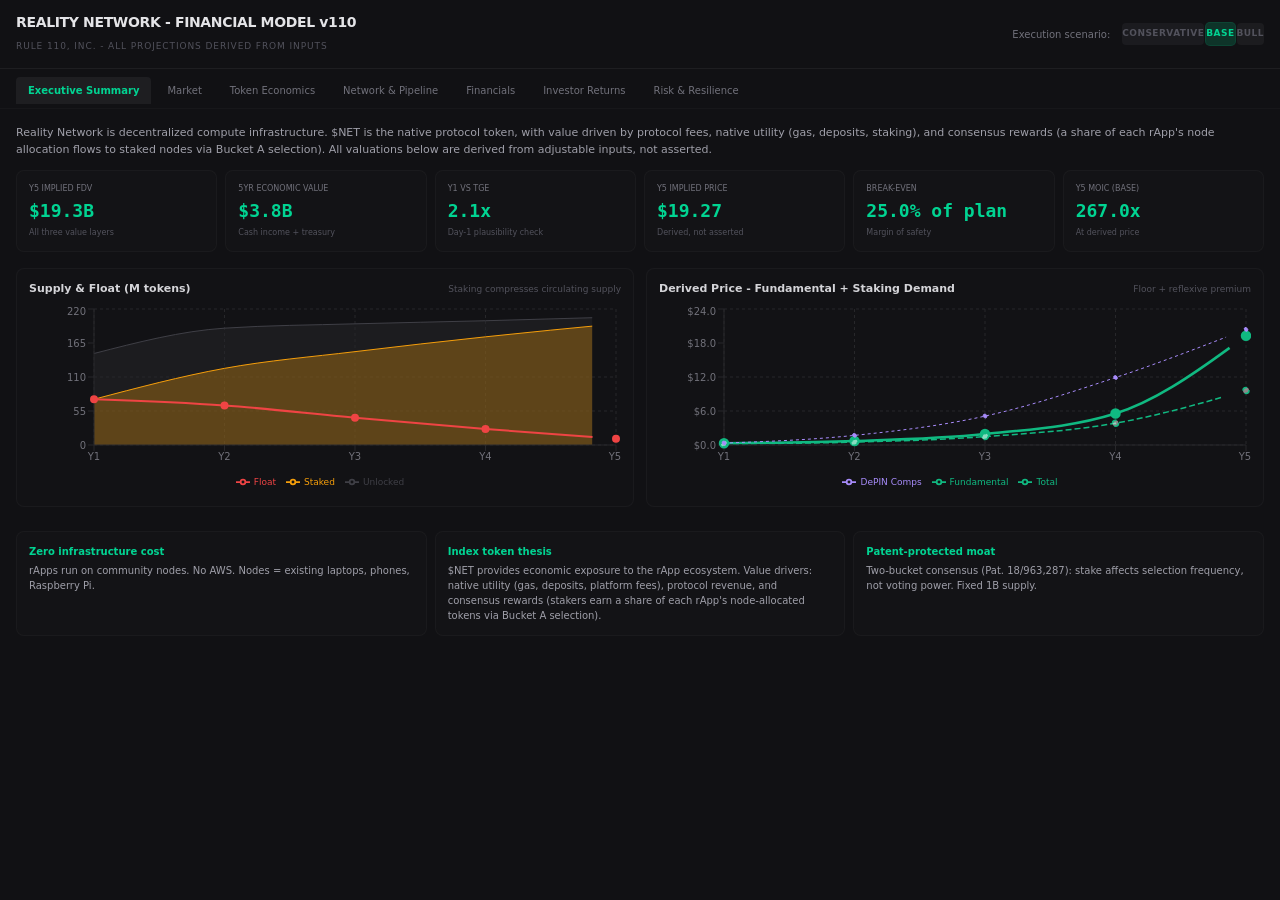
<file: index.html>
<!DOCTYPE html><html lang="en" class="geist_a71539c9-module__T19VSG__variable geist_mono_8d43a2aa-module__8Li5zG__variable h-full antialiased"><head><meta charSet="utf-8"/><meta name="viewport" content="width=device-width, initial-scale=1"/><link rel="preload" href="/_next/static/media/797e433ab948586e-s.p.09zddjkbdep5a.woff2" as="font" crossorigin="" type="font/woff2"/><link rel="preload" href="/_next/static/media/caa3a2e1cccd8315-s.p.09~u27dqhyhd6.woff2" as="font" crossorigin="" type="font/woff2"/><link rel="stylesheet" href="/_next/static/chunks/0wic3p~gk2bz1.css" data-precedence="next"/><link rel="preload" as="script" fetchPriority="low" href="/_next/static/chunks/0kdgkpbiz7y5c.js"/><script src="/_next/static/chunks/09~thqstlzc2z.js" async=""></script><script src="/_next/static/chunks/09nvy~8_8h-cv.js" async=""></script><script src="/_next/static/chunks/turbopack-12ksvexvw1uxl.js" async=""></script><script src="/_next/static/chunks/0ce1jlmp4~gj3.js" async=""></script><script src="/_next/static/chunks/0zpht-27f_yoa.js" async=""></script><meta name="next-size-adjust" content=""/><title>Create Next App</title><meta name="description" content="Generated by create next app"/><link rel="icon" href="/favicon.ico?favicon.0x3dzn~oxb6tn.ico" sizes="256x256" type="image/x-icon"/><script src="/_next/static/chunks/03~yq9q893hmn.js" noModule=""></script></head><body class="min-h-full flex flex-col"><div hidden=""><!--$--><!--/$--></div><div class="min-h-screen bg-[#111114] text-zinc-200" style="font-family:&#x27;Inter&#x27;,system-ui,sans-serif"><style>input[type=range]::-webkit-slider-thumb{-webkit-appearance:none;width:10px;height:10px;border-radius:50%;background:#10b981;cursor:pointer}input[type=range]::-moz-range-thumb{width:10px;height:10px;border-radius:50%;background:#10b981;cursor:pointer;border:none}.mono{font-family:monospace}</style><div class="border-b border-zinc-800/60 px-4 py-3 flex items-center justify-between"><div><h1 class="text-sm font-bold tracking-tight">REALITY NETWORK - FINANCIAL MODEL v110</h1><span class="text-[9px] text-zinc-600 uppercase tracking-widest">Rule 110, Inc. - All projections derived from inputs</span></div><div class="flex items-center gap-3"><span class="text-[10px] text-zinc-500">Execution scenario:</span><div class="flex gap-0.5"><button class="flex-1 py-1 text-[9px] uppercase tracking-wider font-bold rounded bg-zinc-800/50 text-zinc-600">conservative</button><button class="flex-1 py-1 text-[9px] uppercase tracking-wider font-bold rounded bg-emerald-500/20 text-emerald-400 ring-1 ring-emerald-500/30">base</button><button class="flex-1 py-1 text-[9px] uppercase tracking-wider font-bold rounded bg-zinc-800/50 text-zinc-600">bull</button></div></div></div><div class="flex gap-1 px-4 pt-2 border-b border-zinc-800/30 pb-1"><button class="px-3 py-1.5 text-[10px] rounded-t whitespace-nowrap transition-colors bg-zinc-800/60 text-emerald-400 font-bold">Executive Summary</button><button class="px-3 py-1.5 text-[10px] rounded-t whitespace-nowrap transition-colors text-zinc-500 hover:text-zinc-300">Market</button><button class="px-3 py-1.5 text-[10px] rounded-t whitespace-nowrap transition-colors text-zinc-500 hover:text-zinc-300">Token Economics</button><button class="px-3 py-1.5 text-[10px] rounded-t whitespace-nowrap transition-colors text-zinc-500 hover:text-zinc-300">Network &amp; Pipeline</button><button class="px-3 py-1.5 text-[10px] rounded-t whitespace-nowrap transition-colors text-zinc-500 hover:text-zinc-300">Financials</button><button class="px-3 py-1.5 text-[10px] rounded-t whitespace-nowrap transition-colors text-zinc-500 hover:text-zinc-300">Investor Returns</button><button class="px-3 py-1.5 text-[10px] rounded-t whitespace-nowrap transition-colors text-zinc-500 hover:text-zinc-300">Risk &amp; Resilience</button></div><div class="p-4 overflow-y-auto" style="max-height:calc(100vh - 90px)"><div><p class="text-[11px] text-zinc-400 mb-3">Reality Network is decentralized compute infrastructure. $NET is the native protocol token, with value driven by protocol fees, native utility (gas, deposits, staking), and consensus rewards (a share of each rApp&#x27;s node allocation flows to staked nodes via Bucket A selection). All valuations below are derived from adjustable inputs, not asserted.</p><div class="grid grid-cols-3 lg:grid-cols-6 gap-2 mb-4"><div class="bg-zinc-900/40 border border-zinc-800/40 rounded-lg p-3"><div class="text-[8px] text-zinc-500 uppercase">Y5 Implied FDV</div><div class="text-lg mono font-bold text-emerald-400 mt-0.5">$19.3B</div><div class="text-[8px] text-zinc-600 mt-0.5">All three value layers</div></div><div class="bg-zinc-900/40 border border-zinc-800/40 rounded-lg p-3"><div class="text-[8px] text-zinc-500 uppercase">5yr Economic Value</div><div class="text-lg mono font-bold text-emerald-400 mt-0.5">$3.8B</div><div class="text-[8px] text-zinc-600 mt-0.5">Cash income + treasury</div></div><div class="bg-zinc-900/40 border border-zinc-800/40 rounded-lg p-3"><div class="text-[8px] text-zinc-500 uppercase">Y1 vs TGE</div><div class="text-lg mono font-bold text-emerald-400 mt-0.5">2.1x</div><div class="text-[8px] text-zinc-600 mt-0.5">Day-1 plausibility check</div></div><div class="bg-zinc-900/40 border border-zinc-800/40 rounded-lg p-3"><div class="text-[8px] text-zinc-500 uppercase">Y5 Implied Price</div><div class="text-lg mono font-bold text-emerald-400 mt-0.5">$19.27</div><div class="text-[8px] text-zinc-600 mt-0.5">Derived, not asserted</div></div><div class="bg-zinc-900/40 border border-zinc-800/40 rounded-lg p-3"><div class="text-[8px] text-zinc-500 uppercase">Break-even</div><div class="text-lg mono font-bold text-emerald-400 mt-0.5">25.0% of plan</div><div class="text-[8px] text-zinc-600 mt-0.5">Margin of safety</div></div><div class="bg-zinc-900/40 border border-zinc-800/40 rounded-lg p-3"><div class="text-[8px] text-zinc-500 uppercase">Y5 MOIC (base)</div><div class="text-lg mono font-bold text-emerald-400 mt-0.5">267.0x</div><div class="text-[8px] text-zinc-600 mt-0.5">At derived price</div></div></div><div class="grid grid-cols-2 gap-3 mb-3"><div class="bg-zinc-900/30 rounded-lg border border-zinc-800/40 p-3 mb-3"><div class="flex justify-between items-baseline mb-1.5"><span class="text-[11px] font-semibold text-zinc-300">Supply &amp; Float (M tokens)</span><span class="text-[9px] text-zinc-600">Staking compresses circulating supply</span></div><div style="height:190px"><div class="recharts-responsive-container" style="width:100%;height:100%;min-width:0"><div style="width:0;height:0;overflow:visible"></div></div></div></div><div class="bg-zinc-900/30 rounded-lg border border-zinc-800/40 p-3 mb-3"><div class="flex justify-between items-baseline mb-1.5"><span class="text-[11px] font-semibold text-zinc-300">Derived Price - Fundamental + Staking Demand</span><span class="text-[9px] text-zinc-600">Floor + reflexive premium</span></div><div style="height:190px"><div class="recharts-responsive-container" style="width:100%;height:100%;min-width:0"><div style="width:0;height:0;overflow:visible"></div></div></div></div></div><div class="grid grid-cols-3 gap-2"><div class="bg-zinc-900/40 rounded-lg border border-zinc-800/40 p-3"><div class="text-[10px] font-bold text-emerald-400 mb-1">Zero infrastructure cost</div><div class="text-[10px] text-zinc-400">rApps run on community nodes. No AWS. Nodes = existing laptops, phones, Raspberry Pi.</div></div><div class="bg-zinc-900/40 rounded-lg border border-zinc-800/40 p-3"><div class="text-[10px] font-bold text-emerald-400 mb-1">Index token thesis</div><div class="text-[10px] text-zinc-400">$NET provides economic exposure to the rApp ecosystem. Value drivers: native utility (gas, deposits, platform fees), protocol revenue, and consensus rewards (stakers earn a share of each rApp&#x27;s node-allocated tokens via Bucket A selection).</div></div><div class="bg-zinc-900/40 rounded-lg border border-zinc-800/40 p-3"><div class="text-[10px] font-bold text-emerald-400 mb-1">Patent-protected moat</div><div class="text-[10px] text-zinc-400">Two-bucket consensus (Pat. 18/963,287): stake affects selection frequency, not voting power. Fixed 1B supply.</div></div></div></div></div></div><!--$--><!--/$--><script src="/_next/static/chunks/0kdgkpbiz7y5c.js" id="_R_" async=""></script><script>(self.__next_f=self.__next_f||[]).push([0])</script><script>self.__next_f.push([1,"1:\"$Sreact.fragment\"\n2:I[81263,[\"/_next/static/chunks/0ce1jlmp4~gj3.js\"],\"default\"]\n3:I[16532,[\"/_next/static/chunks/0ce1jlmp4~gj3.js\"],\"default\"]\n4:I[48609,[\"/_next/static/chunks/0ce1jlmp4~gj3.js\"],\"ClientPageRoot\"]\n5:I[50042,[\"/_next/static/chunks/0ce1jlmp4~gj3.js\",\"/_next/static/chunks/0zpht-27f_yoa.js\"],\"default\"]\n8:I[99335,[\"/_next/static/chunks/0ce1jlmp4~gj3.js\"],\"OutletBoundary\"]\n9:\"$Sreact.suspense\"\nb:I[99335,[\"/_next/static/chunks/0ce1jlmp4~gj3.js\"],\"ViewportBoundary\"]\nd:I[99335,[\"/_next/static/chunks/0ce1jlmp4~gj3.js\"],\"MetadataBoundary\"]\nf:I[2504,[\"/_next/static/chunks/0ce1jlmp4~gj3.js\"],\"default\",1]\n:HL[\"/_next/static/chunks/0wic3p~gk2bz1.css\",\"style\"]\n:HL[\"/_next/static/media/797e433ab948586e-s.p.09zddjkbdep5a.woff2\",\"font\",{\"crossOrigin\":\"\",\"type\":\"font/woff2\"}]\n:HL[\"/_next/static/media/caa3a2e1cccd8315-s.p.09~u27dqhyhd6.woff2\",\"font\",{\"crossOrigin\":\"\",\"type\":\"font/woff2\"}]\n"])</script><script>self.__next_f.push([1,"0:{\"P\":null,\"c\":[\"\",\"\"],\"q\":\"\",\"i\":false,\"f\":[[[\"\",{\"children\":[\"__PAGE__\",{}]},\"$undefined\",\"$undefined\",16],[[\"$\",\"$1\",\"c\",{\"children\":[[[\"$\",\"link\",\"0\",{\"rel\":\"stylesheet\",\"href\":\"/_next/static/chunks/0wic3p~gk2bz1.css\",\"precedence\":\"next\",\"crossOrigin\":\"$undefined\",\"nonce\":\"$undefined\"}],[\"$\",\"script\",\"script-0\",{\"src\":\"/_next/static/chunks/0ce1jlmp4~gj3.js\",\"async\":true,\"nonce\":\"$undefined\"}]],[\"$\",\"html\",null,{\"lang\":\"en\",\"className\":\"geist_a71539c9-module__T19VSG__variable geist_mono_8d43a2aa-module__8Li5zG__variable h-full antialiased\",\"children\":[\"$\",\"body\",null,{\"className\":\"min-h-full flex flex-col\",\"children\":[\"$\",\"$L2\",null,{\"parallelRouterKey\":\"children\",\"error\":\"$undefined\",\"errorStyles\":\"$undefined\",\"errorScripts\":\"$undefined\",\"template\":[\"$\",\"$L3\",null,{}],\"templateStyles\":\"$undefined\",\"templateScripts\":\"$undefined\",\"notFound\":[[[\"$\",\"title\",null,{\"children\":\"404: This page could not be found.\"}],[\"$\",\"div\",null,{\"style\":{\"fontFamily\":\"system-ui,\\\"Segoe UI\\\",Roboto,Helvetica,Arial,sans-serif,\\\"Apple Color Emoji\\\",\\\"Segoe UI Emoji\\\"\",\"height\":\"100vh\",\"textAlign\":\"center\",\"display\":\"flex\",\"flexDirection\":\"column\",\"alignItems\":\"center\",\"justifyContent\":\"center\"},\"children\":[\"$\",\"div\",null,{\"children\":[[\"$\",\"style\",null,{\"dangerouslySetInnerHTML\":{\"__html\":\"body{color:#000;background:#fff;margin:0}.next-error-h1{border-right:1px solid rgba(0,0,0,.3)}@media (prefers-color-scheme:dark){body{color:#fff;background:#000}.next-error-h1{border-right:1px solid rgba(255,255,255,.3)}}\"}}],[\"$\",\"h1\",null,{\"className\":\"next-error-h1\",\"style\":{\"display\":\"inline-block\",\"margin\":\"0 20px 0 0\",\"padding\":\"0 23px 0 0\",\"fontSize\":24,\"fontWeight\":500,\"verticalAlign\":\"top\",\"lineHeight\":\"49px\"},\"children\":404}],[\"$\",\"div\",null,{\"style\":{\"display\":\"inline-block\"},\"children\":[\"$\",\"h2\",null,{\"style\":{\"fontSize\":14,\"fontWeight\":400,\"lineHeight\":\"49px\",\"margin\":0},\"children\":\"This page could not be found.\"}]}]]}]}]],[]],\"forbidden\":\"$undefined\",\"unauthorized\":\"$undefined\"}]}]}]]}],{\"children\":[[\"$\",\"$1\",\"c\",{\"children\":[[\"$\",\"$L4\",null,{\"Component\":\"$5\",\"serverProvidedParams\":{\"searchParams\":{},\"params\":{},\"promises\":[\"$@6\",\"$@7\"]}}],[[\"$\",\"script\",\"script-0\",{\"src\":\"/_next/static/chunks/0zpht-27f_yoa.js\",\"async\":true,\"nonce\":\"$undefined\"}]],[\"$\",\"$L8\",null,{\"children\":[\"$\",\"$9\",null,{\"name\":\"Next.MetadataOutlet\",\"children\":\"$@a\"}]}]]}],{},null,false,null]},null,false,null],[\"$\",\"$1\",\"h\",{\"children\":[null,[\"$\",\"$Lb\",null,{\"children\":\"$Lc\"}],[\"$\",\"div\",null,{\"hidden\":true,\"children\":[\"$\",\"$Ld\",null,{\"children\":[\"$\",\"$9\",null,{\"name\":\"Next.Metadata\",\"children\":\"$Le\"}]}]}],[\"$\",\"meta\",null,{\"name\":\"next-size-adjust\",\"content\":\"\"}]]}],false]],\"m\":\"$undefined\",\"G\":[\"$f\",[[\"$\",\"link\",\"0\",{\"rel\":\"stylesheet\",\"href\":\"/_next/static/chunks/0wic3p~gk2bz1.css\",\"precedence\":\"next\",\"crossOrigin\":\"$undefined\",\"nonce\":\"$undefined\"}]]],\"S\":true,\"h\":null,\"s\":\"$undefined\",\"l\":\"$undefined\",\"p\":\"$undefined\",\"d\":\"$undefined\",\"b\":\"tEk26kyhhiVlNg8f5y1Fz\"}\n"])</script><script>self.__next_f.push([1,"6:{}\n7:\"$0:f:0:1:1:children:0:props:children:0:props:serverProvidedParams:params\"\n"])</script><script>self.__next_f.push([1,"c:[[\"$\",\"meta\",\"0\",{\"charSet\":\"utf-8\"}],[\"$\",\"meta\",\"1\",{\"name\":\"viewport\",\"content\":\"width=device-width, initial-scale=1\"}]]\n"])</script><script>self.__next_f.push([1,"10:I[8640,[\"/_next/static/chunks/0ce1jlmp4~gj3.js\"],\"IconMark\"]\na:null\ne:[[\"$\",\"title\",\"0\",{\"children\":\"Create Next App\"}],[\"$\",\"meta\",\"1\",{\"name\":\"description\",\"content\":\"Generated by create next app\"}],[\"$\",\"link\",\"2\",{\"rel\":\"icon\",\"href\":\"/favicon.ico?favicon.0x3dzn~oxb6tn.ico\",\"sizes\":\"256x256\",\"type\":\"image/x-icon\"}],[\"$\",\"$L10\",\"3\",{}]]\n"])</script></body></html>
</file>
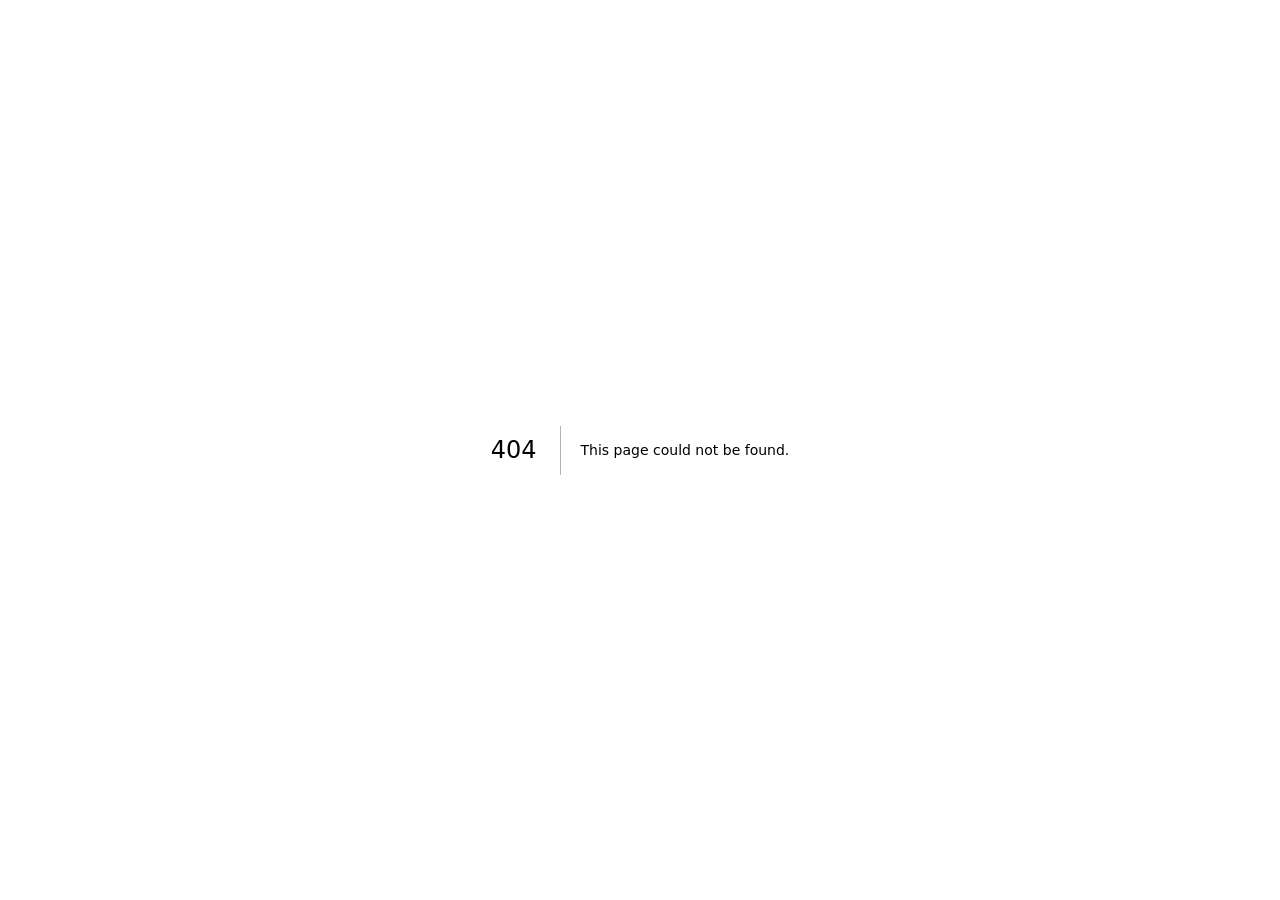
<file: 404/index.html>
<!DOCTYPE html><html lang="en" class="geist_a71539c9-module__T19VSG__variable geist_mono_8d43a2aa-module__8Li5zG__variable h-full antialiased"><head><meta charSet="utf-8"/><meta name="viewport" content="width=device-width, initial-scale=1"/><link rel="stylesheet" href="/_next/static/chunks/0wic3p~gk2bz1.css" data-precedence="next"/><link rel="preload" as="script" fetchPriority="low" href="/_next/static/chunks/0kdgkpbiz7y5c.js"/><script src="/_next/static/chunks/09~thqstlzc2z.js" async=""></script><script src="/_next/static/chunks/09nvy~8_8h-cv.js" async=""></script><script src="/_next/static/chunks/turbopack-12ksvexvw1uxl.js" async=""></script><script src="/_next/static/chunks/0ce1jlmp4~gj3.js" async=""></script><meta name="robots" content="noindex"/><meta name="next-size-adjust" content=""/><title>404: This page could not be found.</title><title>Create Next App</title><meta name="description" content="Generated by create next app"/><link rel="icon" href="/favicon.ico?favicon.0x3dzn~oxb6tn.ico" sizes="256x256" type="image/x-icon"/><script src="/_next/static/chunks/03~yq9q893hmn.js" noModule=""></script></head><body class="min-h-full flex flex-col"><div hidden=""><!--$--><!--/$--></div><div style="font-family:system-ui,&quot;Segoe UI&quot;,Roboto,Helvetica,Arial,sans-serif,&quot;Apple Color Emoji&quot;,&quot;Segoe UI Emoji&quot;;height:100vh;text-align:center;display:flex;flex-direction:column;align-items:center;justify-content:center"><div><style>body{color:#000;background:#fff;margin:0}.next-error-h1{border-right:1px solid rgba(0,0,0,.3)}@media (prefers-color-scheme:dark){body{color:#fff;background:#000}.next-error-h1{border-right:1px solid rgba(255,255,255,.3)}}</style><h1 class="next-error-h1" style="display:inline-block;margin:0 20px 0 0;padding:0 23px 0 0;font-size:24px;font-weight:500;vertical-align:top;line-height:49px">404</h1><div style="display:inline-block"><h2 style="font-size:14px;font-weight:400;line-height:49px;margin:0">This page could not be found.</h2></div></div></div><!--$--><!--/$--><script src="/_next/static/chunks/0kdgkpbiz7y5c.js" id="_R_" async=""></script><script>(self.__next_f=self.__next_f||[]).push([0])</script><script>self.__next_f.push([1,"1:\"$Sreact.fragment\"\n2:I[81263,[\"/_next/static/chunks/0ce1jlmp4~gj3.js\"],\"default\"]\n3:I[16532,[\"/_next/static/chunks/0ce1jlmp4~gj3.js\"],\"default\"]\n4:I[99335,[\"/_next/static/chunks/0ce1jlmp4~gj3.js\"],\"OutletBoundary\"]\n5:\"$Sreact.suspense\"\n8:I[99335,[\"/_next/static/chunks/0ce1jlmp4~gj3.js\"],\"ViewportBoundary\"]\na:I[99335,[\"/_next/static/chunks/0ce1jlmp4~gj3.js\"],\"MetadataBoundary\"]\nc:I[2504,[\"/_next/static/chunks/0ce1jlmp4~gj3.js\"],\"default\",1]\n:HL[\"/_next/static/chunks/0wic3p~gk2bz1.css\",\"style\"]\n"])</script><script>self.__next_f.push([1,"0:{\"P\":null,\"c\":[\"\",\"_not-found\",\"\"],\"q\":\"\",\"i\":false,\"f\":[[[\"\",{\"children\":[\"/_not-found\",{\"children\":[\"__PAGE__\",{}]}]},\"$undefined\",\"$undefined\",16],[[\"$\",\"$1\",\"c\",{\"children\":[[[\"$\",\"link\",\"0\",{\"rel\":\"stylesheet\",\"href\":\"/_next/static/chunks/0wic3p~gk2bz1.css\",\"precedence\":\"next\",\"crossOrigin\":\"$undefined\",\"nonce\":\"$undefined\"}],[\"$\",\"script\",\"script-0\",{\"src\":\"/_next/static/chunks/0ce1jlmp4~gj3.js\",\"async\":true,\"nonce\":\"$undefined\"}]],[\"$\",\"html\",null,{\"lang\":\"en\",\"className\":\"geist_a71539c9-module__T19VSG__variable geist_mono_8d43a2aa-module__8Li5zG__variable h-full antialiased\",\"children\":[\"$\",\"body\",null,{\"className\":\"min-h-full flex flex-col\",\"children\":[\"$\",\"$L2\",null,{\"parallelRouterKey\":\"children\",\"error\":\"$undefined\",\"errorStyles\":\"$undefined\",\"errorScripts\":\"$undefined\",\"template\":[\"$\",\"$L3\",null,{}],\"templateStyles\":\"$undefined\",\"templateScripts\":\"$undefined\",\"notFound\":[[[\"$\",\"title\",null,{\"children\":\"404: This page could not be found.\"}],[\"$\",\"div\",null,{\"style\":{\"fontFamily\":\"system-ui,\\\"Segoe UI\\\",Roboto,Helvetica,Arial,sans-serif,\\\"Apple Color Emoji\\\",\\\"Segoe UI Emoji\\\"\",\"height\":\"100vh\",\"textAlign\":\"center\",\"display\":\"flex\",\"flexDirection\":\"column\",\"alignItems\":\"center\",\"justifyContent\":\"center\"},\"children\":[\"$\",\"div\",null,{\"children\":[[\"$\",\"style\",null,{\"dangerouslySetInnerHTML\":{\"__html\":\"body{color:#000;background:#fff;margin:0}.next-error-h1{border-right:1px solid rgba(0,0,0,.3)}@media (prefers-color-scheme:dark){body{color:#fff;background:#000}.next-error-h1{border-right:1px solid rgba(255,255,255,.3)}}\"}}],[\"$\",\"h1\",null,{\"className\":\"next-error-h1\",\"style\":{\"display\":\"inline-block\",\"margin\":\"0 20px 0 0\",\"padding\":\"0 23px 0 0\",\"fontSize\":24,\"fontWeight\":500,\"verticalAlign\":\"top\",\"lineHeight\":\"49px\"},\"children\":404}],[\"$\",\"div\",null,{\"style\":{\"display\":\"inline-block\"},\"children\":[\"$\",\"h2\",null,{\"style\":{\"fontSize\":14,\"fontWeight\":400,\"lineHeight\":\"49px\",\"margin\":0},\"children\":\"This page could not be found.\"}]}]]}]}]],[]],\"forbidden\":\"$undefined\",\"unauthorized\":\"$undefined\"}]}]}]]}],{\"children\":[[\"$\",\"$1\",\"c\",{\"children\":[null,[\"$\",\"$L2\",null,{\"parallelRouterKey\":\"children\",\"error\":\"$undefined\",\"errorStyles\":\"$undefined\",\"errorScripts\":\"$undefined\",\"template\":[\"$\",\"$L3\",null,{}],\"templateStyles\":\"$undefined\",\"templateScripts\":\"$undefined\",\"notFound\":\"$undefined\",\"forbidden\":\"$undefined\",\"unauthorized\":\"$undefined\"}]]}],{\"children\":[[\"$\",\"$1\",\"c\",{\"children\":[[[\"$\",\"title\",null,{\"children\":\"404: This page could not be found.\"}],[\"$\",\"div\",null,{\"style\":\"$0:f:0:1:0:props:children:1:props:children:props:children:props:notFound:0:1:props:style\",\"children\":[\"$\",\"div\",null,{\"children\":[[\"$\",\"style\",null,{\"dangerouslySetInnerHTML\":{\"__html\":\"body{color:#000;background:#fff;margin:0}.next-error-h1{border-right:1px solid rgba(0,0,0,.3)}@media (prefers-color-scheme:dark){body{color:#fff;background:#000}.next-error-h1{border-right:1px solid rgba(255,255,255,.3)}}\"}}],[\"$\",\"h1\",null,{\"className\":\"next-error-h1\",\"style\":\"$0:f:0:1:0:props:children:1:props:children:props:children:props:notFound:0:1:props:children:props:children:1:props:style\",\"children\":404}],[\"$\",\"div\",null,{\"style\":\"$0:f:0:1:0:props:children:1:props:children:props:children:props:notFound:0:1:props:children:props:children:2:props:style\",\"children\":[\"$\",\"h2\",null,{\"style\":\"$0:f:0:1:0:props:children:1:props:children:props:children:props:notFound:0:1:props:children:props:children:2:props:children:props:style\",\"children\":\"This page could not be found.\"}]}]]}]}]],null,[\"$\",\"$L4\",null,{\"children\":[\"$\",\"$5\",null,{\"name\":\"Next.MetadataOutlet\",\"children\":\"$@6\"}]}]]}],{},null,false,null]},null,false,\"$@7\"]},null,false,null],[\"$\",\"$1\",\"h\",{\"children\":[[\"$\",\"meta\",null,{\"name\":\"robots\",\"content\":\"noindex\"}],[\"$\",\"$L8\",null,{\"children\":\"$L9\"}],[\"$\",\"div\",null,{\"hidden\":true,\"children\":[\"$\",\"$La\",null,{\"children\":[\"$\",\"$5\",null,{\"name\":\"Next.Metadata\",\"children\":\"$Lb\"}]}]}],[\"$\",\"meta\",null,{\"name\":\"next-size-adjust\",\"content\":\"\"}]]}],false]],\"m\":\"$undefined\",\"G\":[\"$c\",[[\"$\",\"link\",\"0\",{\"rel\":\"stylesheet\",\"href\":\"/_next/static/chunks/0wic3p~gk2bz1.css\",\"precedence\":\"next\",\"crossOrigin\":\"$undefined\",\"nonce\":\"$undefined\"}]]],\"S\":true,\"h\":null,\"s\":\"$undefined\",\"l\":\"$undefined\",\"p\":\"$undefined\",\"d\":\"$undefined\",\"b\":\"tEk26kyhhiVlNg8f5y1Fz\"}\n"])</script><script>self.__next_f.push([1,"d:[]\n7:\"$Wd\"\n"])</script><script>self.__next_f.push([1,"9:[[\"$\",\"meta\",\"0\",{\"charSet\":\"utf-8\"}],[\"$\",\"meta\",\"1\",{\"name\":\"viewport\",\"content\":\"width=device-width, initial-scale=1\"}]]\n"])</script><script>self.__next_f.push([1,"e:I[8640,[\"/_next/static/chunks/0ce1jlmp4~gj3.js\"],\"IconMark\"]\n6:null\nb:[[\"$\",\"title\",\"0\",{\"children\":\"Create Next App\"}],[\"$\",\"meta\",\"1\",{\"name\":\"description\",\"content\":\"Generated by create next app\"}],[\"$\",\"link\",\"2\",{\"rel\":\"icon\",\"href\":\"/favicon.ico?favicon.0x3dzn~oxb6tn.ico\",\"sizes\":\"256x256\",\"type\":\"image/x-icon\"}],[\"$\",\"$Le\",\"3\",{}]]\n"])</script></body></html>
</file>
<file: _next/static/chunks/0wic3p~gk2bz1.css>
@font-face{font-family:Geist;font-style:normal;font-weight:100 900;font-display:swap;src:url(../media/fef07dbb0973bf53-s.12tyk43_3sh9u.woff2)format("woff2");unicode-range:U+460-52F,U+1C80-1C8A,U+20B4,U+2DE0-2DFF,U+A640-A69F,U+FE2E-FE2F}@font-face{font-family:Geist;font-style:normal;font-weight:100 900;font-display:swap;src:url(../media/8a480f0b521d4e75-s.0jzbimsg8vl84.woff2)format("woff2");unicode-range:U+301,U+400-45F,U+490-491,U+4B0-4B1,U+2116}@font-face{font-family:Geist;font-style:normal;font-weight:100 900;font-display:swap;src:url(../media/53b9e256198e5412-s.0-wfv7uh4i7h9.woff2)format("woff2");unicode-range:U+102-103,U+110-111,U+128-129,U+168-169,U+1A0-1A1,U+1AF-1B0,U+300-301,U+303-304,U+308-309,U+323,U+329,U+1EA0-1EF9,U+20AB}@font-face{font-family:Geist;font-style:normal;font-weight:100 900;font-display:swap;src:url(../media/7178b3e590c64307-s.0nx0ww8fni_q3.woff2)format("woff2");unicode-range:U+100-2BA,U+2BD-2C5,U+2C7-2CC,U+2CE-2D7,U+2DD-2FF,U+304,U+308,U+329,U+1D00-1DBF,U+1E00-1E9F,U+1EF2-1EFF,U+2020,U+20A0-20AB,U+20AD-20C0,U+2113,U+2C60-2C7F,U+A720-A7FF}@font-face{font-family:Geist;font-style:normal;font-weight:100 900;font-display:swap;src:url(../media/caa3a2e1cccd8315-s.p.09~u27dqhyhd6.woff2)format("woff2");unicode-range:U+??,U+131,U+152-153,U+2BB-2BC,U+2C6,U+2DA,U+2DC,U+304,U+308,U+329,U+2000-206F,U+20AC,U+2122,U+2191,U+2193,U+2212,U+2215,U+FEFF,U+FFFD}@font-face{font-family:Geist Fallback;src:local(Arial);ascent-override:95.94%;descent-override:28.16%;line-gap-override:0.0%;size-adjust:104.76%}.geist_a71539c9-module__T19VSG__className{font-family:Geist,Geist Fallback;font-style:normal}.geist_a71539c9-module__T19VSG__variable{--font-geist-sans:"Geist", "Geist Fallback"}
@font-face{font-family:Geist Mono;font-style:normal;font-weight:100 900;font-display:swap;src:url(../media/5ce348bf30bf5439-s.0ee55_hj9qcer.woff2)format("woff2");unicode-range:U+460-52F,U+1C80-1C8A,U+20B4,U+2DE0-2DFF,U+A640-A69F,U+FE2E-FE2F}@font-face{font-family:Geist Mono;font-style:normal;font-weight:100 900;font-display:swap;src:url(../media/4fa387ec64143e14-s.0.qu-9752pffj.woff2)format("woff2");unicode-range:U+301,U+400-45F,U+490-491,U+4B0-4B1,U+2116}@font-face{font-family:Geist Mono;font-style:normal;font-weight:100 900;font-display:swap;src:url(../media/6306c77e7c8268e4-s.0mao5jbfbduzp.woff2)format("woff2");unicode-range:U+2000-2001,U+2004-2008,U+200A,U+23B8-23BD,U+2500-259F}@font-face{font-family:Geist Mono;font-style:normal;font-weight:100 900;font-display:swap;src:url(../media/7d817b4c03b0c5f1-s.0uzt.a6d44yda.woff2)format("woff2");unicode-range:U+102-103,U+110-111,U+128-129,U+168-169,U+1A0-1A1,U+1AF-1B0,U+300-301,U+303-304,U+308-309,U+323,U+329,U+1EA0-1EF9,U+20AB}@font-face{font-family:Geist Mono;font-style:normal;font-weight:100 900;font-display:swap;src:url(../media/bbc41e54d2fcbd21-s.0mvwgmnhv29no.woff2)format("woff2");unicode-range:U+100-2BA,U+2BD-2C5,U+2C7-2CC,U+2CE-2D7,U+2DD-2FF,U+304,U+308,U+329,U+1D00-1DBF,U+1E00-1E9F,U+1EF2-1EFF,U+2020,U+20A0-20AB,U+20AD-20C0,U+2113,U+2C60-2C7F,U+A720-A7FF}@font-face{font-family:Geist Mono;font-style:normal;font-weight:100 900;font-display:swap;src:url(../media/797e433ab948586e-s.p.09zddjkbdep5a.woff2)format("woff2");unicode-range:U+??,U+131,U+152-153,U+2BB-2BC,U+2C6,U+2DA,U+2DC,U+304,U+308,U+329,U+2000-206F,U+20AC,U+2122,U+2191,U+2193,U+2212,U+2215,U+FEFF,U+FFFD}@font-face{font-family:Geist Mono Fallback;src:local(Arial);ascent-override:74.67%;descent-override:21.92%;line-gap-override:0.0%;size-adjust:134.59%}.geist_mono_8d43a2aa-module__8Li5zG__className{font-family:Geist Mono,Geist Mono Fallback;font-style:normal}.geist_mono_8d43a2aa-module__8Li5zG__variable{--font-geist-mono:"Geist Mono", "Geist Mono Fallback"}
@layer properties{@supports (((-webkit-hyphens:none)) and (not (margin-trim:inline))) or ((-moz-orient:inline) and (not (color:rgb(from red r g b)))){*,:before,:after,::backdrop{--tw-space-y-reverse:0;--tw-border-style:solid;--tw-leading:initial;--tw-font-weight:initial;--tw-tracking:initial;--tw-shadow:0 0 #0000;--tw-shadow-color:initial;--tw-shadow-alpha:100%;--tw-inset-shadow:0 0 #0000;--tw-inset-shadow-color:initial;--tw-inset-shadow-alpha:100%;--tw-ring-color:initial;--tw-ring-shadow:0 0 #0000;--tw-inset-ring-color:initial;--tw-inset-ring-shadow:0 0 #0000;--tw-ring-inset:initial;--tw-ring-offset-width:0px;--tw-ring-offset-color:#fff;--tw-ring-offset-shadow:0 0 #0000;--tw-blur:initial;--tw-brightness:initial;--tw-contrast:initial;--tw-grayscale:initial;--tw-hue-rotate:initial;--tw-invert:initial;--tw-opacity:initial;--tw-saturate:initial;--tw-sepia:initial;--tw-drop-shadow:initial;--tw-drop-shadow-color:initial;--tw-drop-shadow-alpha:100%;--tw-drop-shadow-size:initial}}}@layer theme{:root,:host{--color-red-400:#ff6568;--color-red-500:#fb2c36;--color-amber-400:#fcbb00;--color-amber-500:#f99c00;--color-emerald-400:#00d294;--color-emerald-500:#00bb7f;--color-cyan-400:#00d2ef;--color-violet-400:#a685ff;--color-violet-500:#8d54ff;--color-zinc-100:#f4f4f5;--color-zinc-200:#e4e4e7;--color-zinc-300:#d4d4d8;--color-zinc-400:#9f9fa9;--color-zinc-500:#71717b;--color-zinc-600:#52525c;--color-zinc-700:#3f3f46;--color-zinc-800:#27272a;--color-zinc-900:#18181b;--color-white:#fff;--spacing:.25rem;--text-xs:.75rem;--text-xs--line-height:calc(1 / .75);--text-sm:.875rem;--text-sm--line-height:calc(1.25 / .875);--text-lg:1.125rem;--text-lg--line-height:calc(1.75 / 1.125);--font-weight-medium:500;--font-weight-semibold:600;--font-weight-bold:700;--tracking-tight:-.025em;--tracking-wider:.05em;--tracking-widest:.1em;--leading-tight:1.25;--radius-lg:.5rem;--default-transition-duration:.15s;--default-transition-timing-function:cubic-bezier(.4, 0, .2, 1);--default-font-family:var(--font-geist-sans);--default-mono-font-family:var(--font-geist-mono)}@supports (color:lab(0% 0 0)){:root,:host{--color-red-400:lab(63.7053% 60.745 31.3109);--color-red-500:lab(55.4814% 75.0732 48.8528);--color-amber-400:lab(80.1641% 16.6016 99.2089);--color-amber-500:lab(72.7183% 31.8672 97.9407);--color-emerald-400:lab(75.0771% -60.7313 19.4147);--color-emerald-500:lab(66.9756% -58.27 19.5419);--color-cyan-400:lab(76.6045% -40.9406 -29.6231);--color-violet-400:lab(62.8239% 34.9159 -60.0512);--color-violet-500:lab(49.9355% 55.1776 -81.8963);--color-zinc-100:lab(96.1634% .0993311 -.364041);--color-zinc-200:lab(90.6853% .399232 -1.45452);--color-zinc-300:lab(84.9837% .601262 -2.17986);--color-zinc-400:lab(65.6464% 1.53497 -5.42429);--color-zinc-500:lab(47.8878% 1.65477 -5.77283);--color-zinc-600:lab(35.1166% 1.78212 -6.1173);--color-zinc-700:lab(26.8019% 1.35387 -4.68303);--color-zinc-800:lab(15.7305% .613764 -2.16959);--color-zinc-900:lab(8.30603% .618205 -2.16572)}}}@layer base{*,:after,:before,::backdrop{box-sizing:border-box;border:0 solid;margin:0;padding:0}::file-selector-button{box-sizing:border-box;border:0 solid;margin:0;padding:0}html,:host{-webkit-text-size-adjust:100%;tab-size:4;line-height:1.5;font-family:var(--default-font-family,ui-sans-serif, system-ui, sans-serif, "Apple Color Emoji", "Segoe UI Emoji", "Segoe UI Symbol", "Noto Color Emoji");font-feature-settings:var(--default-font-feature-settings,normal);font-variation-settings:var(--default-font-variation-settings,normal);-webkit-tap-highlight-color:transparent}hr{height:0;color:inherit;border-top-width:1px}abbr:where([title]){-webkit-text-decoration:underline dotted;text-decoration:underline dotted}h1,h2,h3,h4,h5,h6{font-size:inherit;font-weight:inherit}a{color:inherit;-webkit-text-decoration:inherit;-webkit-text-decoration:inherit;-webkit-text-decoration:inherit;-webkit-text-decoration:inherit;text-decoration:inherit}b,strong{font-weight:bolder}code,kbd,samp,pre{font-family:var(--default-mono-font-family,ui-monospace, SFMono-Regular, Menlo, Monaco, Consolas, "Liberation Mono", "Courier New", monospace);font-feature-settings:var(--default-mono-font-feature-settings,normal);font-variation-settings:var(--default-mono-font-variation-settings,normal);font-size:1em}small{font-size:80%}sub,sup{vertical-align:baseline;font-size:75%;line-height:0;position:relative}sub{bottom:-.25em}sup{top:-.5em}table{text-indent:0;border-color:inherit;border-collapse:collapse}:-moz-focusring{outline:auto}progress{vertical-align:baseline}summary{display:list-item}ol,ul,menu{list-style:none}img,svg,video,canvas,audio,iframe,embed,object{vertical-align:middle;display:block}img,video{max-width:100%;height:auto}button,input,select,optgroup,textarea{font:inherit;font-feature-settings:inherit;font-variation-settings:inherit;letter-spacing:inherit;color:inherit;opacity:1;background-color:#0000;border-radius:0}::file-selector-button{font:inherit;font-feature-settings:inherit;font-variation-settings:inherit;letter-spacing:inherit;color:inherit;opacity:1;background-color:#0000;border-radius:0}:where(select:is([multiple],[size])) optgroup{font-weight:bolder}:where(select:is([multiple],[size])) optgroup option{padding-inline-start:20px}::file-selector-button{margin-inline-end:4px}::placeholder{opacity:1}@supports (not ((-webkit-appearance:-apple-pay-button))) or (contain-intrinsic-size:1px){::placeholder{color:currentColor}@supports (color:color-mix(in lab, red, red)){::placeholder{color:color-mix(in oklab, currentcolor 50%, transparent)}}}textarea{resize:vertical}::-webkit-search-decoration{-webkit-appearance:none}::-webkit-date-and-time-value{min-height:1lh;text-align:inherit}::-webkit-datetime-edit{display:inline-flex}::-webkit-datetime-edit-fields-wrapper{padding:0}::-webkit-datetime-edit{padding-block:0}::-webkit-datetime-edit-year-field{padding-block:0}::-webkit-datetime-edit-month-field{padding-block:0}::-webkit-datetime-edit-day-field{padding-block:0}::-webkit-datetime-edit-hour-field{padding-block:0}::-webkit-datetime-edit-minute-field{padding-block:0}::-webkit-datetime-edit-second-field{padding-block:0}::-webkit-datetime-edit-millisecond-field{padding-block:0}::-webkit-datetime-edit-meridiem-field{padding-block:0}::-webkit-calendar-picker-indicator{line-height:1}:-moz-ui-invalid{box-shadow:none}button,input:where([type=button],[type=reset],[type=submit]){appearance:button}::file-selector-button{appearance:button}::-webkit-inner-spin-button{height:auto}::-webkit-outer-spin-button{height:auto}[hidden]:where(:not([hidden=until-found])){display:none!important}}@layer components;@layer utilities{.static{position:static}.start{inset-inline-start:var(--spacing)}.mx-0\.5{margin-inline:calc(var(--spacing) * .5)}.mt-0\.5{margin-top:calc(var(--spacing) * .5)}.mt-1{margin-top:calc(var(--spacing) * 1)}.mt-1\.5{margin-top:calc(var(--spacing) * 1.5)}.mt-2{margin-top:calc(var(--spacing) * 2)}.mb-0\.5{margin-bottom:calc(var(--spacing) * .5)}.mb-1{margin-bottom:calc(var(--spacing) * 1)}.mb-1\.5{margin-bottom:calc(var(--spacing) * 1.5)}.mb-2{margin-bottom:calc(var(--spacing) * 2)}.mb-3{margin-bottom:calc(var(--spacing) * 3)}.mb-4{margin-bottom:calc(var(--spacing) * 4)}.ml-10{margin-left:calc(var(--spacing) * 10)}.block{display:block}.contents{display:contents}.flex{display:flex}.grid{display:grid}.h-0\.5{height:calc(var(--spacing) * .5)}.h-1{height:calc(var(--spacing) * 1)}.h-1\.5{height:calc(var(--spacing) * 1.5)}.h-3{height:calc(var(--spacing) * 3)}.h-3\.5{height:calc(var(--spacing) * 3.5)}.h-4{height:calc(var(--spacing) * 4)}.h-\[18px\]{height:18px}.h-full{height:100%}.min-h-full{min-height:100%}.min-h-screen{min-height:100vh}.w-1{width:calc(var(--spacing) * 1)}.w-1\.5{width:calc(var(--spacing) * 1.5)}.w-3{width:calc(var(--spacing) * 3)}.w-3\.5{width:calc(var(--spacing) * 3.5)}.w-7{width:calc(var(--spacing) * 7)}.w-8{width:calc(var(--spacing) * 8)}.w-\[280px\]{width:280px}.w-full{width:100%}.max-w-\[200px\]{max-width:200px}.flex-1{flex:1}.flex-shrink-0{flex-shrink:0}.grow{flex-grow:1}.cursor-pointer{cursor:pointer}.appearance-none{appearance:none}.grid-cols-2{grid-template-columns:repeat(2,minmax(0,1fr))}.grid-cols-3{grid-template-columns:repeat(3,minmax(0,1fr))}.grid-cols-5{grid-template-columns:repeat(5,minmax(0,1fr))}.grid-cols-8{grid-template-columns:repeat(8,minmax(0,1fr))}.flex-col{flex-direction:column}.items-baseline{align-items:baseline}.items-center{align-items:center}.items-start{align-items:flex-start}.justify-between{justify-content:space-between}.justify-end{justify-content:flex-end}.justify-start{justify-content:flex-start}.gap-0\.5{gap:calc(var(--spacing) * .5)}.gap-1{gap:calc(var(--spacing) * 1)}.gap-1\.5{gap:calc(var(--spacing) * 1.5)}.gap-2{gap:calc(var(--spacing) * 2)}.gap-3{gap:calc(var(--spacing) * 3)}.gap-4{gap:calc(var(--spacing) * 4)}:where(.space-y-0\.5>:not(:last-child)){--tw-space-y-reverse:0;margin-block-start:calc(calc(var(--spacing) * .5) * var(--tw-space-y-reverse));margin-block-end:calc(calc(var(--spacing) * .5) * calc(1 - var(--tw-space-y-reverse)))}:where(.space-y-1>:not(:last-child)){--tw-space-y-reverse:0;margin-block-start:calc(calc(var(--spacing) * 1) * var(--tw-space-y-reverse));margin-block-end:calc(calc(var(--spacing) * 1) * calc(1 - var(--tw-space-y-reverse)))}:where(.space-y-1\.5>:not(:last-child)){--tw-space-y-reverse:0;margin-block-start:calc(calc(var(--spacing) * 1.5) * var(--tw-space-y-reverse));margin-block-end:calc(calc(var(--spacing) * 1.5) * calc(1 - var(--tw-space-y-reverse)))}:where(.space-y-3>:not(:last-child)){--tw-space-y-reverse:0;margin-block-start:calc(calc(var(--spacing) * 3) * var(--tw-space-y-reverse));margin-block-end:calc(calc(var(--spacing) * 3) * calc(1 - var(--tw-space-y-reverse)))}.overflow-x-auto{overflow-x:auto}.overflow-y-auto{overflow-y:auto}.rounded{border-radius:.25rem}.rounded-full{border-radius:3.40282e38px}.rounded-lg{border-radius:var(--radius-lg)}.rounded-t{border-top-left-radius:.25rem;border-top-right-radius:.25rem}.border{border-style:var(--tw-border-style);border-width:1px}.border-t{border-top-style:var(--tw-border-style);border-top-width:1px}.border-t-2{border-top-style:var(--tw-border-style);border-top-width:2px}.border-r{border-right-style:var(--tw-border-style);border-right-width:1px}.border-b{border-bottom-style:var(--tw-border-style);border-bottom-width:1px}.border-zinc-600{border-color:var(--color-zinc-600)}.border-zinc-700{border-color:var(--color-zinc-700)}.border-zinc-800{border-color:var(--color-zinc-800)}.border-zinc-800\/20{border-color:#27272a33}@supports (color:color-mix(in lab, red, red)){.border-zinc-800\/20{border-color:color-mix(in oklab, var(--color-zinc-800) 20%, transparent)}}.border-zinc-800\/30{border-color:#27272a4d}@supports (color:color-mix(in lab, red, red)){.border-zinc-800\/30{border-color:color-mix(in oklab, var(--color-zinc-800) 30%, transparent)}}.border-zinc-800\/40{border-color:#27272a66}@supports (color:color-mix(in lab, red, red)){.border-zinc-800\/40{border-color:color-mix(in oklab, var(--color-zinc-800) 40%, transparent)}}.border-zinc-800\/60{border-color:#27272a99}@supports (color:color-mix(in lab, red, red)){.border-zinc-800\/60{border-color:color-mix(in oklab, var(--color-zinc-800) 60%, transparent)}}.bg-\[\#0a0b0d\]{background-color:#0a0b0d}.bg-\[\#0c0d10\]{background-color:#0c0d10}.bg-\[\#111114\]{background-color:#111114}.bg-amber-500\/5{background-color:#f99c000d}@supports (color:color-mix(in lab, red, red)){.bg-amber-500\/5{background-color:color-mix(in oklab, var(--color-amber-500) 5%, transparent)}}.bg-amber-500\/20{background-color:#f99c0033}@supports (color:color-mix(in lab, red, red)){.bg-amber-500\/20{background-color:color-mix(in oklab, var(--color-amber-500) 20%, transparent)}}.bg-amber-500\/50{background-color:#f99c0080}@supports (color:color-mix(in lab, red, red)){.bg-amber-500\/50{background-color:color-mix(in oklab, var(--color-amber-500) 50%, transparent)}}.bg-emerald-500{background-color:var(--color-emerald-500)}.bg-emerald-500\/5{background-color:#00bb7f0d}@supports (color:color-mix(in lab, red, red)){.bg-emerald-500\/5{background-color:color-mix(in oklab, var(--color-emerald-500) 5%, transparent)}}.bg-emerald-500\/20{background-color:#00bb7f33}@supports (color:color-mix(in lab, red, red)){.bg-emerald-500\/20{background-color:color-mix(in oklab, var(--color-emerald-500) 20%, transparent)}}.bg-red-500\/20{background-color:#fb2c3633}@supports (color:color-mix(in lab, red, red)){.bg-red-500\/20{background-color:color-mix(in oklab, var(--color-red-500) 20%, transparent)}}.bg-violet-500\/20{background-color:#8d54ff33}@supports (color:color-mix(in lab, red, red)){.bg-violet-500\/20{background-color:color-mix(in oklab, var(--color-violet-500) 20%, transparent)}}.bg-white{background-color:var(--color-white)}.bg-zinc-600{background-color:var(--color-zinc-600)}.bg-zinc-700{background-color:var(--color-zinc-700)}.bg-zinc-800\/30{background-color:#27272a4d}@supports (color:color-mix(in lab, red, red)){.bg-zinc-800\/30{background-color:color-mix(in oklab, var(--color-zinc-800) 30%, transparent)}}.bg-zinc-800\/50{background-color:#27272a80}@supports (color:color-mix(in lab, red, red)){.bg-zinc-800\/50{background-color:color-mix(in oklab, var(--color-zinc-800) 50%, transparent)}}.bg-zinc-800\/60{background-color:#27272a99}@supports (color:color-mix(in lab, red, red)){.bg-zinc-800\/60{background-color:color-mix(in oklab, var(--color-zinc-800) 60%, transparent)}}.bg-zinc-900{background-color:var(--color-zinc-900)}.bg-zinc-900\/30{background-color:#18181b4d}@supports (color:color-mix(in lab, red, red)){.bg-zinc-900\/30{background-color:color-mix(in oklab, var(--color-zinc-900) 30%, transparent)}}.bg-zinc-900\/40{background-color:#18181b66}@supports (color:color-mix(in lab, red, red)){.bg-zinc-900\/40{background-color:color-mix(in oklab, var(--color-zinc-900) 40%, transparent)}}.p-1\.5{padding:calc(var(--spacing) * 1.5)}.p-2\.5{padding:calc(var(--spacing) * 2.5)}.p-3{padding:calc(var(--spacing) * 3)}.p-4{padding:calc(var(--spacing) * 4)}.px-1\.5{padding-inline:calc(var(--spacing) * 1.5)}.px-2{padding-inline:calc(var(--spacing) * 2)}.px-3{padding-inline:calc(var(--spacing) * 3)}.px-4{padding-inline:calc(var(--spacing) * 4)}.py-0\.5{padding-block:calc(var(--spacing) * .5)}.py-1{padding-block:calc(var(--spacing) * 1)}.py-1\.5{padding-block:calc(var(--spacing) * 1.5)}.py-2\.5{padding-block:calc(var(--spacing) * 2.5)}.py-3{padding-block:calc(var(--spacing) * 3)}.pt-2{padding-top:calc(var(--spacing) * 2)}.pr-2{padding-right:calc(var(--spacing) * 2)}.pr-3{padding-right:calc(var(--spacing) * 3)}.pb-1{padding-bottom:calc(var(--spacing) * 1)}.pb-1\.5{padding-bottom:calc(var(--spacing) * 1.5)}.pl-2{padding-left:calc(var(--spacing) * 2)}.pl-3{padding-left:calc(var(--spacing) * 3)}.text-center{text-align:center}.text-right{text-align:right}.font-mono{font-family:var(--font-geist-mono)}.font-sans{font-family:var(--font-geist-sans)}.text-lg{font-size:var(--text-lg);line-height:var(--tw-leading,var(--text-lg--line-height))}.text-sm{font-size:var(--text-sm);line-height:var(--tw-leading,var(--text-sm--line-height))}.text-xs{font-size:var(--text-xs);line-height:var(--tw-leading,var(--text-xs--line-height))}.text-\[8px\]{font-size:8px}.text-\[9px\]{font-size:9px}.text-\[10px\]{font-size:10px}.text-\[11px\]{font-size:11px}.leading-tight{--tw-leading:var(--leading-tight);line-height:var(--leading-tight)}.font-bold{--tw-font-weight:var(--font-weight-bold);font-weight:var(--font-weight-bold)}.font-medium{--tw-font-weight:var(--font-weight-medium);font-weight:var(--font-weight-medium)}.font-semibold{--tw-font-weight:var(--font-weight-semibold);font-weight:var(--font-weight-semibold)}.tracking-tight{--tw-tracking:var(--tracking-tight);letter-spacing:var(--tracking-tight)}.tracking-wider{--tw-tracking:var(--tracking-wider);letter-spacing:var(--tracking-wider)}.tracking-widest{--tw-tracking:var(--tracking-widest);letter-spacing:var(--tracking-widest)}.whitespace-nowrap{white-space:nowrap}.text-amber-400{color:var(--color-amber-400)}.text-cyan-400{color:var(--color-cyan-400)}.text-emerald-400{color:var(--color-emerald-400)}.text-red-400{color:var(--color-red-400)}.text-violet-400{color:var(--color-violet-400)}.text-zinc-100{color:var(--color-zinc-100)}.text-zinc-200{color:var(--color-zinc-200)}.text-zinc-300{color:var(--color-zinc-300)}.text-zinc-400{color:var(--color-zinc-400)}.text-zinc-500{color:var(--color-zinc-500)}.text-zinc-600{color:var(--color-zinc-600)}.text-zinc-700{color:var(--color-zinc-700)}.capitalize{text-transform:capitalize}.uppercase{text-transform:uppercase}.italic{font-style:italic}.antialiased{-webkit-font-smoothing:antialiased;-moz-osx-font-smoothing:grayscale}.accent-emerald-500{accent-color:var(--color-emerald-500)}.shadow{--tw-shadow:0 1px 3px 0 var(--tw-shadow-color,#0000001a), 0 1px 2px -1px var(--tw-shadow-color,#0000001a);box-shadow:var(--tw-inset-shadow), var(--tw-inset-ring-shadow), var(--tw-ring-offset-shadow), var(--tw-ring-shadow), var(--tw-shadow)}.ring-1{--tw-ring-shadow:var(--tw-ring-inset,) 0 0 0 calc(1px + var(--tw-ring-offset-width)) var(--tw-ring-color,currentcolor);box-shadow:var(--tw-inset-shadow), var(--tw-inset-ring-shadow), var(--tw-ring-offset-shadow), var(--tw-ring-shadow), var(--tw-shadow)}.ring-amber-500\/30{--tw-ring-color:#f99c004d}@supports (color:color-mix(in lab, red, red)){.ring-amber-500\/30{--tw-ring-color:color-mix(in oklab, var(--color-amber-500) 30%, transparent)}}.ring-emerald-500\/30{--tw-ring-color:#00bb7f4d}@supports (color:color-mix(in lab, red, red)){.ring-emerald-500\/30{--tw-ring-color:color-mix(in oklab, var(--color-emerald-500) 30%, transparent)}}.ring-red-500\/30{--tw-ring-color:#fb2c364d}@supports (color:color-mix(in lab, red, red)){.ring-red-500\/30{--tw-ring-color:color-mix(in oklab, var(--color-red-500) 30%, transparent)}}.filter{filter:var(--tw-blur,) var(--tw-brightness,) var(--tw-contrast,) var(--tw-grayscale,) var(--tw-hue-rotate,) var(--tw-invert,) var(--tw-saturate,) var(--tw-sepia,) var(--tw-drop-shadow,)}.transition-all{transition-property:all;transition-timing-function:var(--tw-ease,var(--default-transition-timing-function));transition-duration:var(--tw-duration,var(--default-transition-duration))}.transition-colors{transition-property:color,background-color,border-color,outline-color,text-decoration-color,fill,stroke,--tw-gradient-from,--tw-gradient-via,--tw-gradient-to;transition-timing-function:var(--tw-ease,var(--default-transition-timing-function));transition-duration:var(--tw-duration,var(--default-transition-duration))}.first\:pl-2:first-child{padding-left:calc(var(--spacing) * 2)}.first\:pl-3:first-child{padding-left:calc(var(--spacing) * 3)}.first\:text-left:first-child{text-align:left}@media (hover:hover){.hover\:bg-zinc-800\/10:hover{background-color:#27272a1a}@supports (color:color-mix(in lab, red, red)){.hover\:bg-zinc-800\/10:hover{background-color:color-mix(in oklab, var(--color-zinc-800) 10%, transparent)}}.hover\:bg-zinc-800\/20:hover{background-color:#27272a33}@supports (color:color-mix(in lab, red, red)){.hover\:bg-zinc-800\/20:hover{background-color:color-mix(in oklab, var(--color-zinc-800) 20%, transparent)}}.hover\:bg-zinc-800\/40:hover{background-color:#27272a66}@supports (color:color-mix(in lab, red, red)){.hover\:bg-zinc-800\/40:hover{background-color:color-mix(in oklab, var(--color-zinc-800) 40%, transparent)}}.hover\:text-zinc-300:hover{color:var(--color-zinc-300)}.hover\:text-zinc-400:hover{color:var(--color-zinc-400)}}@media (min-width:64rem){.lg\:grid-cols-6{grid-template-columns:repeat(6,minmax(0,1fr))}}}:root{--background:#fff;--foreground:#171717}@media (prefers-color-scheme:dark){:root{--background:#0a0a0a;--foreground:#ededed}}body{background:var(--background);color:var(--foreground);font-family:Arial,Helvetica,sans-serif}@property --tw-space-y-reverse{syntax:"*";inherits:false;initial-value:0}@property --tw-border-style{syntax:"*";inherits:false;initial-value:solid}@property --tw-leading{syntax:"*";inherits:false}@property --tw-font-weight{syntax:"*";inherits:false}@property --tw-tracking{syntax:"*";inherits:false}@property --tw-shadow{syntax:"*";inherits:false;initial-value:0 0 #0000}@property --tw-shadow-color{syntax:"*";inherits:false}@property --tw-shadow-alpha{syntax:"<percentage>";inherits:false;initial-value:100%}@property --tw-inset-shadow{syntax:"*";inherits:false;initial-value:0 0 #0000}@property --tw-inset-shadow-color{syntax:"*";inherits:false}@property --tw-inset-shadow-alpha{syntax:"<percentage>";inherits:false;initial-value:100%}@property --tw-ring-color{syntax:"*";inherits:false}@property --tw-ring-shadow{syntax:"*";inherits:false;initial-value:0 0 #0000}@property --tw-inset-ring-color{syntax:"*";inherits:false}@property --tw-inset-ring-shadow{syntax:"*";inherits:false;initial-value:0 0 #0000}@property --tw-ring-inset{syntax:"*";inherits:false}@property --tw-ring-offset-width{syntax:"<length>";inherits:false;initial-value:0}@property --tw-ring-offset-color{syntax:"*";inherits:false;initial-value:#fff}@property --tw-ring-offset-shadow{syntax:"*";inherits:false;initial-value:0 0 #0000}@property --tw-blur{syntax:"*";inherits:false}@property --tw-brightness{syntax:"*";inherits:false}@property --tw-contrast{syntax:"*";inherits:false}@property --tw-grayscale{syntax:"*";inherits:false}@property --tw-hue-rotate{syntax:"*";inherits:false}@property --tw-invert{syntax:"*";inherits:false}@property --tw-opacity{syntax:"*";inherits:false}@property --tw-saturate{syntax:"*";inherits:false}@property --tw-sepia{syntax:"*";inherits:false}@property --tw-drop-shadow{syntax:"*";inherits:false}@property --tw-drop-shadow-color{syntax:"*";inherits:false}@property --tw-drop-shadow-alpha{syntax:"<percentage>";inherits:false;initial-value:100%}@property --tw-drop-shadow-size{syntax:"*";inherits:false}
</file>
